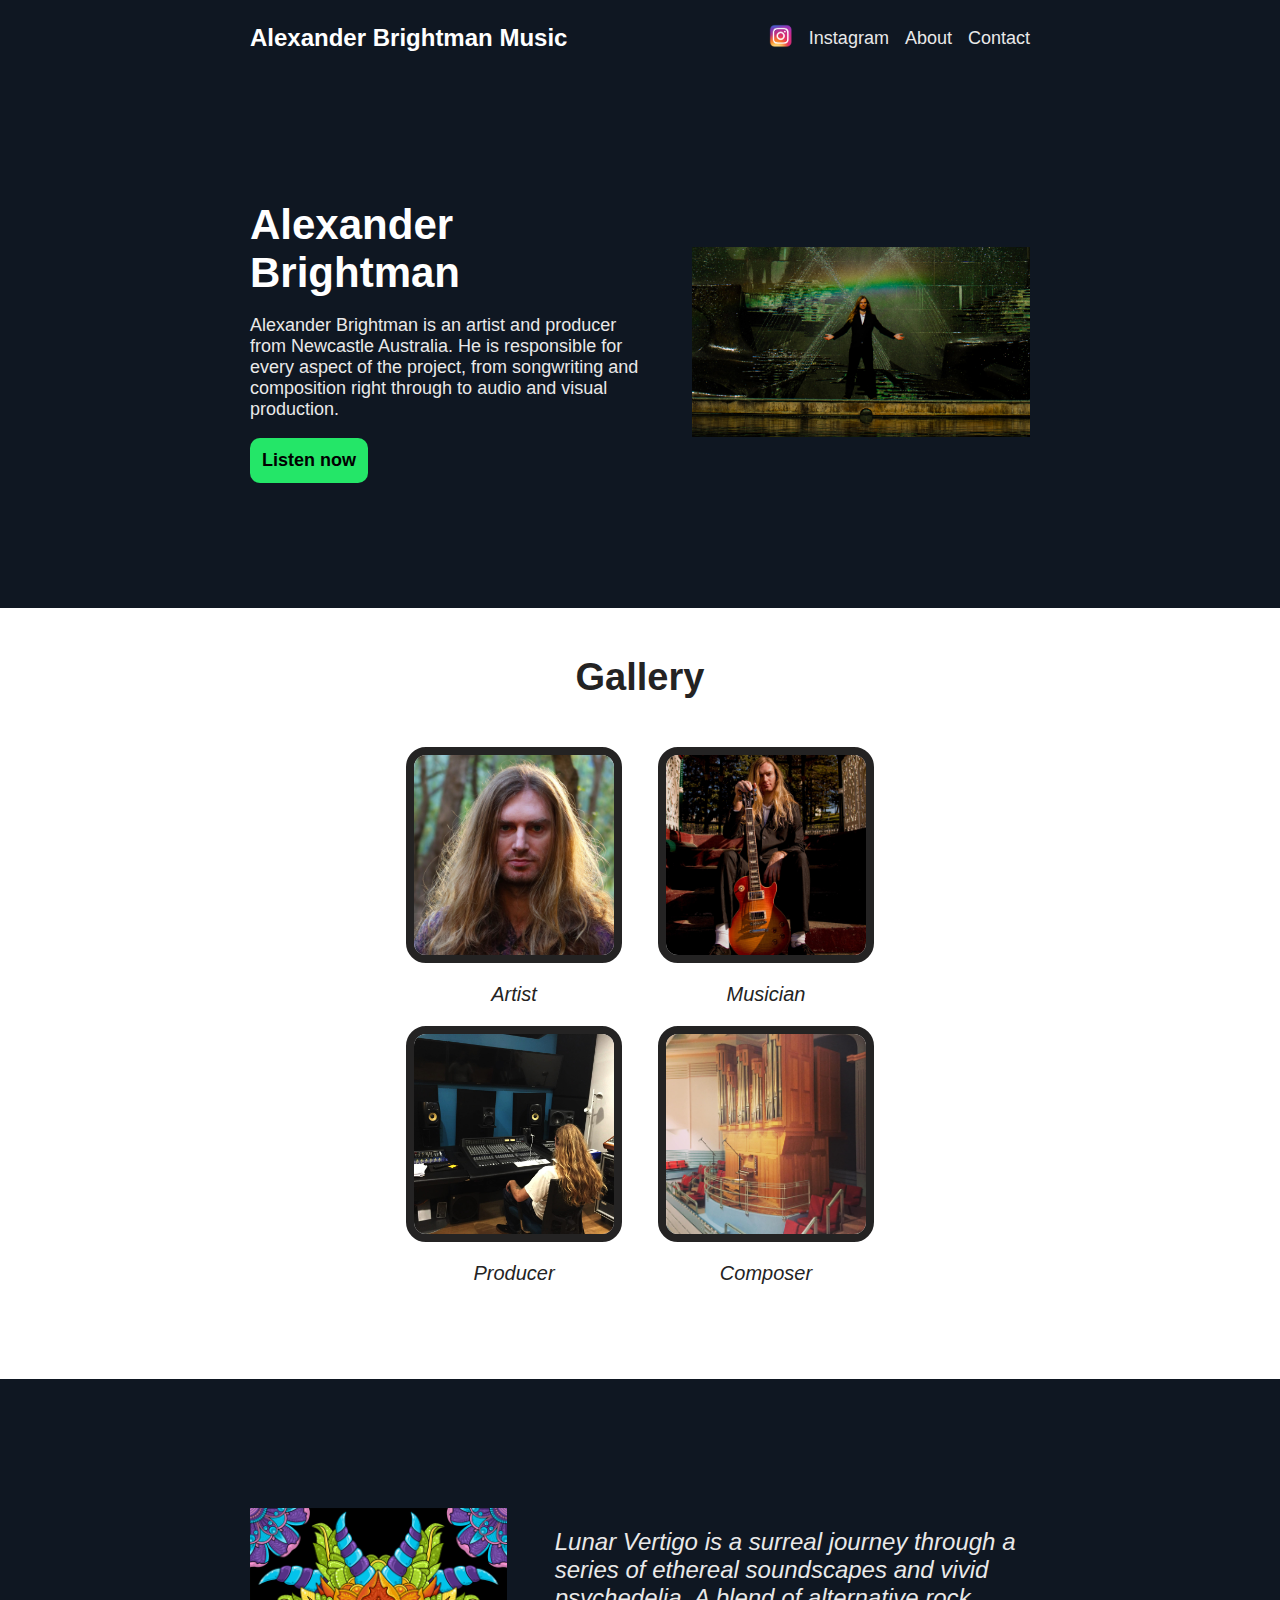
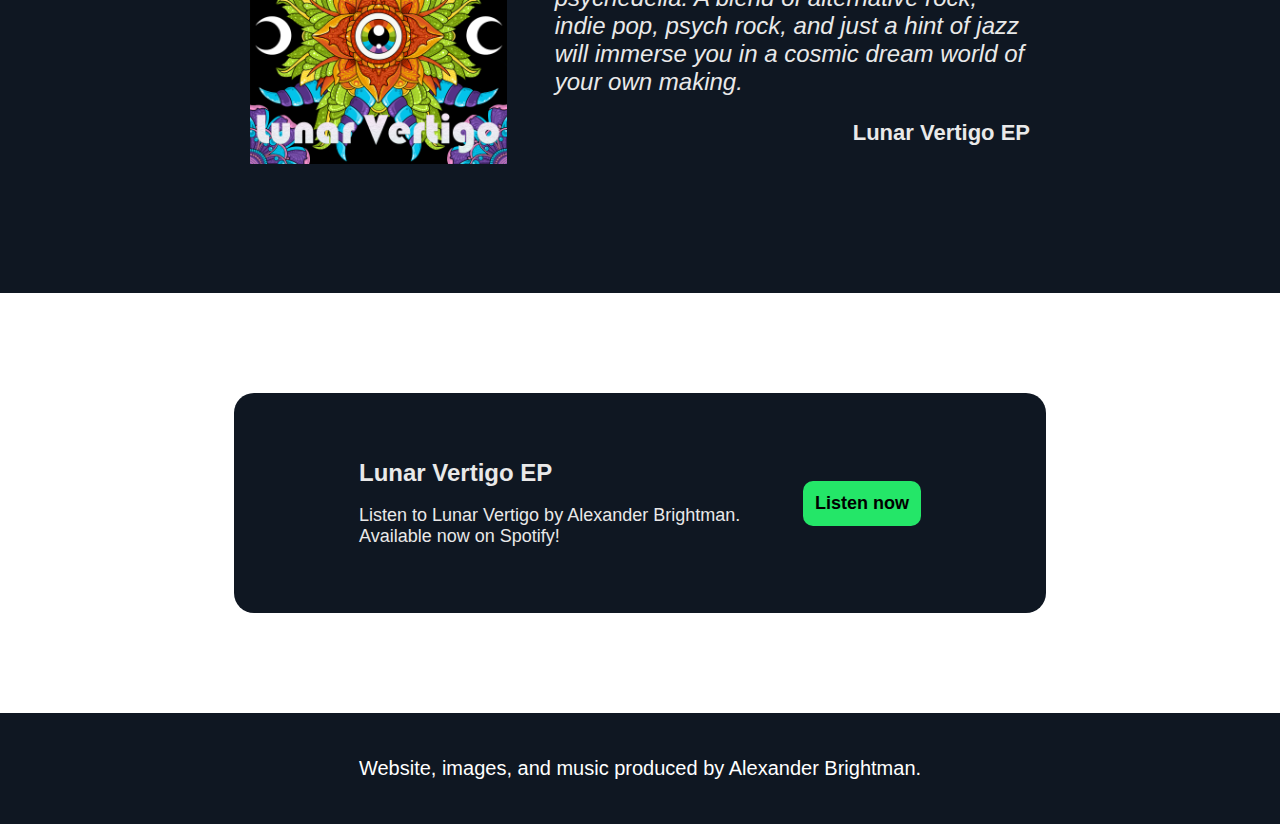
<file: index.html>
<!DOCTYPE html>
<html lang="en">
    <head>
        <meta charset="utf-8">
        <title>Alexander Brightman Music</title>
        <meta property="og:image" content="~/images/Metadata-Thumbnail.jpg">
        <meta property="og:title" content="Alexander Brightman Music">
        <meta property="og:description" content="Home">
        <meta property="og:url" content="https://thebrightman468.github.io/musician-landing-page/">
        <link rel="stylesheet" href="styles.css">
    </head>
    <body>
        <div class="header-container">
            <div class="header-top">
                <p class="header-title">Alexander Brightman Music</p>
                <ul>
                    <li><img src="./images/IG-Thumbnail.png" alt="Check out my" class="instagram-thumbnail"></li>
                    <li><a href="https://www.instagram.com/alexanderbrightmanmusic/" class="hyperlink">Instagram</a></li>
                    <li><a href="./pages/about.html" class="hyperlink">About</a></li>
                    <li><a href="./pages/contact.html" class="hyperlink">Contact</a></li>
                </ul>
            </div>
            <div class="header-body">
              <div class="header-content">
                <h1>Alexander Brightman</h1>
                <p class="artist-bio">Alexander Brightman is an artist and producer from Newcastle Australia. He is responsible for every aspect of the project, from songwriting and composition right through to audio and visual production.</p>
                <button class="button"><a href="https://open.spotify.com/album/51lXgHL2pc1OhonQsKRZAk?si=JaJkbBS4TICU55lIHbFcZQ">Listen now</a></button>
              </div> 
            <img src="./images/Header-Image-prod-Brightman.jpg" alt="Alexander Brightman" class="image-header">
            </div>
        </div>
        <div class="body-container-one">
            <p class="body-heading">Gallery</p>
            <div class="image-container">
                <div class="image-box">
                  <div class="image-sub-container">
                     <img src="images/Body-Image-One-prod-Brightman.jpg" alt="Alexander Brightman" class="gallery-image">
                     <p>Artist</p>
                  </div>
                  <div class="image-sub-container">
                     <img src="images/Body-Image-Two-prod-Brightman.jpg" alt="Alexander Brightman" class="gallery-image">
                     <p>Musician</p>
                  </div>
                </div>
                <div class="image-box">
                  <div class="image-sub-container">
                     <img src="images/Body-Image-Three-prod-Brightman.jpg" alt="Alexander Brightman" class="gallery-image">
                     <p>Producer</p>  
                  </div>
                  <div class="image-sub-container">
                     <img src="images/Body-Image-Four-prod-Brightman.jpg" alt="Alexander Brightman" class="gallery-image">    
                     <p>Composer</p>
                  </div>
                </div>
            </div>
        </div>
        <div class="body-container-two">
            <img src="images/Lunar-Vertigo-Art-prod-Brightman.jpeg" alt="Lunar Vertigo">
            <div class="body-text-container">
                <p class="body-text-one"><em>Lunar Vertigo is a surreal journey through a series of ethereal soundscapes and vivid psychedelia. A blend of alternative rock, indie pop, psych rock, and just a hint of jazz will immerse you in a cosmic dream world of your own making.</em></p>
                <p class="body-text-two"><strong>Lunar Vertigo EP</strong></p>
            </div>            
        </div>
        <div class="body-container-three">
            <div class="button-text">
                <p><strong>Lunar Vertigo EP</strong></p>
                <p>Listen to Lunar Vertigo by Alexander Brightman. Available now on Spotify!</p>
            </div>
            <button class="button"><a href="https://open.spotify.com/album/51lXgHL2pc1OhonQsKRZAk?si=JaJkbBS4TICU55lIHbFcZQ">Listen now</a></button> 
        </div>
        <div class="footer">
            <p>Website, images, and music produced by Alexander Brightman.</p>
        </div>
    </body>
</html>
</file>
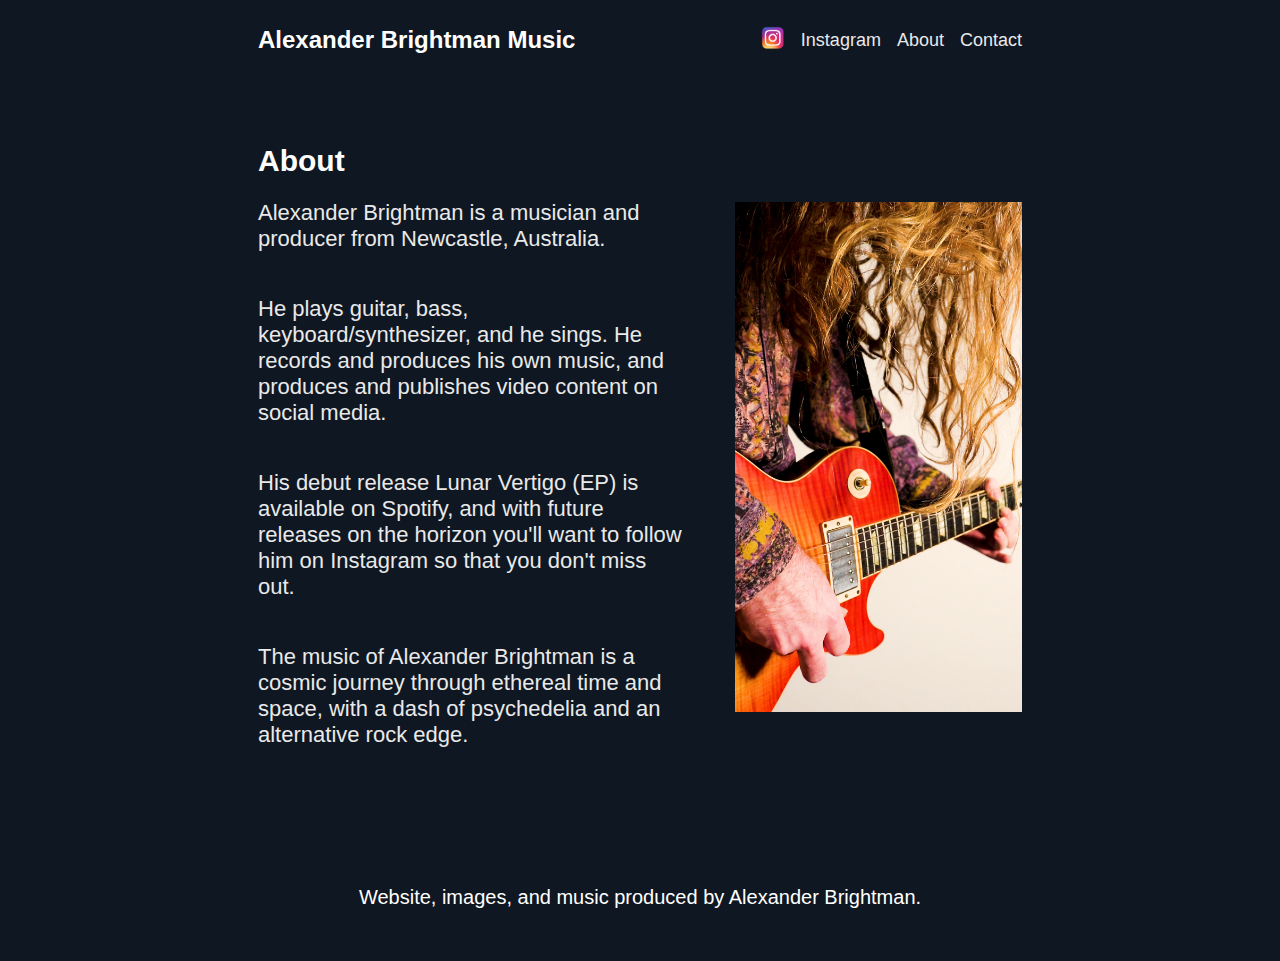
<file: pages/about.html>
<!DOCTYPE html>
<html lang="en">
    <head>
        <meta charset="utf-8">
        <title>About</title>
        <meta property="og:image" content="~/images/Metadata-Thumbnail.jpg">
        <meta property="og:title" content="Alexander Brightman Music">
        <meta property="og:description" content="About">
        <meta property="og:url" content="https://thebrightman468.github.io/musician-landing-page/pages/about.html">
        <link rel="stylesheet" href="styles-pages.css">
    </head>
    <body>
        <div class="header-container">
            <div class="header-top">
                <p><a href="../index.html" class="header-title" class="hyperlink">Alexander Brightman Music</a></p>
                <ul>
                    <li><img src="../images/IG-Thumbnail.png" alt="Check out my" class="instagram-thumbnail"></li>
                    <li><a href="https://www.instagram.com/alexanderbrightmanmusic/" class="hyperlink">Instagram</a></li>
                    <li><a href="about.html" class="hyperlink">About</a></li>
                    <li><a href="contact.html" class="hyperlink">Contact</a></li>
                </ul>
            </div>
            <div class="header-body">
              <div class="header-content">
                <h1>About</h1>
                <p class="artist-about">Alexander Brightman is a musician and producer from Newcastle, Australia.</p>
                <p class="artist-about">He plays guitar, bass, keyboard/synthesizer, and he sings. He records and produces his own music, and produces and publishes video content on social media.</p>
                <p class="artist-about">His debut release Lunar Vertigo (EP) is available on Spotify, and with future releases on the horizon you'll want to follow him on Instagram so that you don't miss out.</p>
                <p class="artist-about">The music of Alexander Brightman is a cosmic journey through ethereal time and space, with a dash of psychedelia and an alternative rock edge.</p>
              </div> 
            <img src="../images/About-Page-Guitar-prod-Brightman.jpeg" alt="Alexander Brightman" class="about-image">
        </div>
        <div class="footer">
            <p>Website, images, and music produced by Alexander Brightman.</p>
        </div>
    </body>
</file>
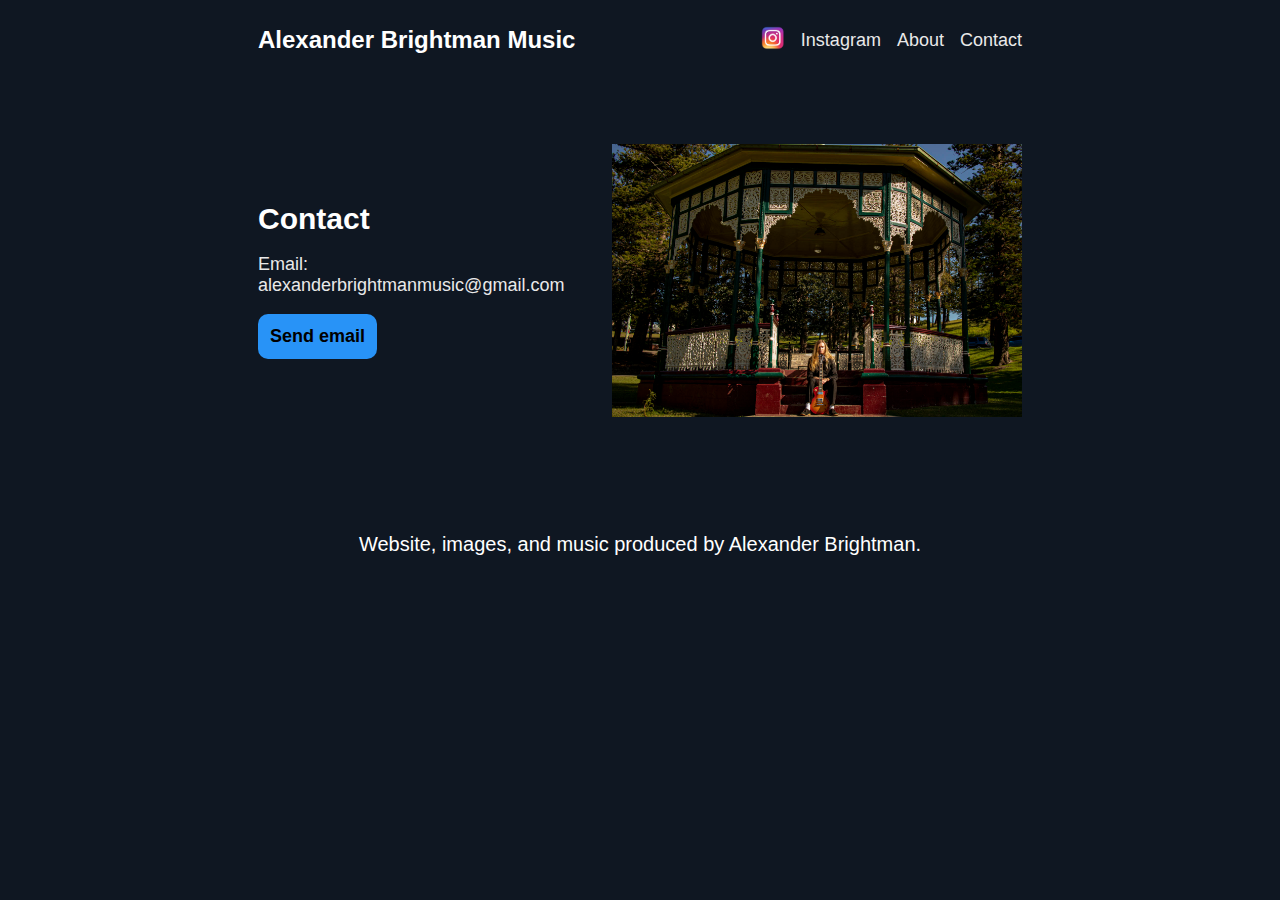
<file: pages/contact.html>
<!DOCTYPE html>
<html lang="en">
    <head>
        <meta charset="utf-8">
        <title>Contact</title>
        <meta property="og:image" content="~/images/Metadata-Thumbnail.jpg">
        <meta property="og:title" content="Alexander Brightman Music">
        <meta property="og:description" content="Contact">
        <meta property="og:url" content="https://thebrightman468.github.io/musician-landing-page/pages/contact.html">
        <link rel="stylesheet" href="styles-pages.css">
    </head>
    <body>
        <div class="header-container">
            <div class="header-top">
                <p><a href="../index.html" class="header-title" class="hyperlink">Alexander Brightman Music</a></p>
                <ul>
                    <li><img src="../images/IG-Thumbnail.png" alt="Check out my" class="instagram-thumbnail"></li>
                    <li><a href="https://www.instagram.com/alexanderbrightmanmusic/" class="hyperlink">Instagram</a></li>
                    <li><a href="about.html" class="hyperlink">About</a></li>
                    <li><a href="contact.html" class="hyperlink">Contact</a></li>
                </ul>
            </div>
            <div class="header-body">
              <div class="header-content">
                <h1>Contact</h1>
                <p class="artist-bio">Email: alexanderbrightmanmusic@gmail.com</p>
                <button class="button-header"><a href="mailto:alexanderbrightmanmusic@gmail.com" class="button-link">Send email</a></button>
              </div> 
            <img src="../images/Contact-Page-prod-Brightman.jpg" alt="Alexander Brightman" class="image-header">
        </div>
        <div class="footer">
            <p>Website, images, and music produced by Alexander Brightman.</p>
        </div>
    </body>
</file>
<file: styles.css>
body {
    display: flex;
    flex-direction: column;
    font-family: Verdana, Arial, sans-serif;
    font-size: 18px;
    color: #e9e9e9;
    margin: 0;
}

.header-container {
    display: flex;
    flex-direction: column;
    background-color: #0f1722;
    padding-left: 250px;
    padding-right: 250px;
    overflow: hidden;
}

.header-top {
    display: flex;
    justify-content: space-between;
    align-items: center;
}

.header-title {
    font-size: 24px;
    color: #ffffff;
    font-weight: 600;
    padding-right: 24px;
    white-space: nowrap;
}

ul {
    display: flex;
    justify-content: space-between;
    align-items: center;
    padding-left: 0;
    margin-top: 0;
    margin-bottom: 0;
    gap: 16px;
    list-style-type: none;
}

.instagram-thumbnail {
    width: 24x;
    height: 24px;
}

.header-body {
    display: flex;
    justify-content: space-between;
    align-items: center;
    margin-top: 125px;
    margin-bottom: 125px;
}

h1 {
    margin-top: 0;
    margin-bottom: 0;
    font-size: 42px;
    font-weight: 900;
    color: #ffffff;
}

.image-header {
    width: 600px;
    max-width: 900px;
    min-width: 320px;
    height: auto;
    flex: auto;
    margin-left: 48px;
}

.artist-bio {
    max-width: 70ch;
}

.button a {
    text-decoration: none;
    font-size: 18px;
    font-weight: 600;
    color: #000000;
}

.button {
    background-color: #24e668;
    padding: 12px;
    border-radius: 10px;
    border: #000000;
}

.hyperlink {
    text-decoration: none;
    color: #e9e9e9;
}

.header-content {
    display: flex;
    flex-direction: column;
    justify-content: space-between;
    align-items: flex-start;
}

.body-container-one {
    display: flex;
    flex-direction: column;
    margin-left: 250px;
    margin-right: 250px;
    align-items: center;
    margin-bottom: 74px;
}

.body-heading {
    margin-top: 48px;
    margin-bottom: 48px;
    font-size: 38px;
    font-weight: 900;
    color: #242323;
}

.gallery-image {
    height: 200px;
    width: auto;
    min-height: 100px;
    border-radius: 20px;
    border: 8px solid #242323;
}

.image-sub-container p {
    color: #242323;
    font-size: 20px;
    font-style: italic;
}

.image-container {
    display: flex;
    justify-content: center;
    flex-wrap: wrap;
}

.image-sub-container {
    display: flex;
    flex-direction: column;
    align-items: center;
    padding: 0px 18px;
}

.image-box {
    display: flex;
    flex-wrap: nowrap;
}

.body-container-two img {
    width: 375px;
    height: auto;
    margin-right: 48px;
    flex: auto;
    min-width: 250px;
    max-width: 500px;
}

.body-container-two {
    display: flex;
    justify-content: space-between;
    align-items: center;
    background-color: #0f1722;
    padding-left: 250px;
    padding-right: 250px;
    padding-top: 125px;
    padding-bottom: 125px;
    overflow: hidden;
}

.body-text-one {
    font-size: 24px;
    max-width: 52ch;
    min-width: 29ch;
}

.body-text-two {
    font-size: 22px;
    text-align: end;
}

.body-container-three {
    display: flex;
    justify-content: space-between;
    align-items: center;
    background-color: #0f1722;
    border-radius: 20px;
    margin: 100px 250px;
    padding: 48px 125px;
    width: 562px;
    flex: auto;
    align-self: center;
}

.button-text strong {
    font-size: 24px;
    white-space: nowrap;
}

.body-container-three .button {
    margin-left: 24px;
}

.body-container-three .button a {
    white-space: nowrap;
}

.footer {
    display: flex;
    justify-content: center;
    align-items: center;
    background-color: #0f1722;
    padding: 24px;
}

.footer p {
    color: #ffffff;
    font-size: 20px;
    white-space: nowrap;
}
</file>
<file: pages/styles-pages.css>
html {
    display: flex;
    flex-direction: column;
    justify-content: space-between;
}

body {
    display: flex;
    flex-direction: column;
    justify-content: space-between;
    font-family: Verdana, Arial, sans-serif;
    font-size: 18px;
    color: #e9e9e9;
    background-color: #0f1722;
}

.header-container {
    display: flex;
    flex-direction: column;
    padding-left: 250px;
    padding-right: 250px;
    overflow: hidden;
}

.header-top {
    display: flex;
    justify-content: space-between;
    align-items: center;
}

.header-title {
    font-size: 24px;
    color: #ffffff;
    font-weight: 600;
    padding-right: 24px;
    white-space: nowrap;
    text-decoration: none;
}

ul {
    display: flex;
    justify-content: space-between;
    align-items: center;
    padding-left: 0;
    margin-top: 0;
    margin-bottom: 0;
    gap: 16px;
    list-style-type: none;
}

.instagram-thumbnail {
    width: 24x;
    height: 24px;
}

.header-body {
    display: flex;
    justify-content: space-between;
    align-items: center;
    margin-top: 72px;
    margin-bottom: 72px;
}

h1 {
    margin-top: 0;
    margin-bottom: 0;
    font-size: 30px;
    font-weight: 900;
    color: #ffffff;
}

.image-header {
    width: 800px;
    max-width: 800px;
    min-width: 250px;
    height: auto;
    flex: auto;
    margin-left: 48px;
}

.about-image {
    width: 450px;
    max-width: 500px;
    min-width: 250px;
    height: auto;
    flex: auto;
    margin-left: 48px;
}

.artist-bio {
    min-width: 28ch;
}

.artist-about {
    max-width: 55ch;
    min-width: 25ch;
    font-size: 22px;
}

.button-link {
    text-decoration: none;
    font-size: 18px;
    font-weight: 600;
    color: #000000;
}

.button-header {
    background-color: #2893f7;
    padding: 12px;
    border-radius: 10px;
    border: #000000;
}

.hyperlink {
    text-decoration: none;
    color: #e9e9e9;
}

.header-content {
    display: flex;
    flex-direction: column;
    justify-content: space-between;
    align-items: flex-start;
}

.footer {
    display: flex;
    justify-content: center;
    align-items: center;
    background-color: #0f1722;
    padding: 24px;
}

.footer p {
    color: #ffffff;
    font-size: 20px;
    white-space: nowrap;
}
</file>
